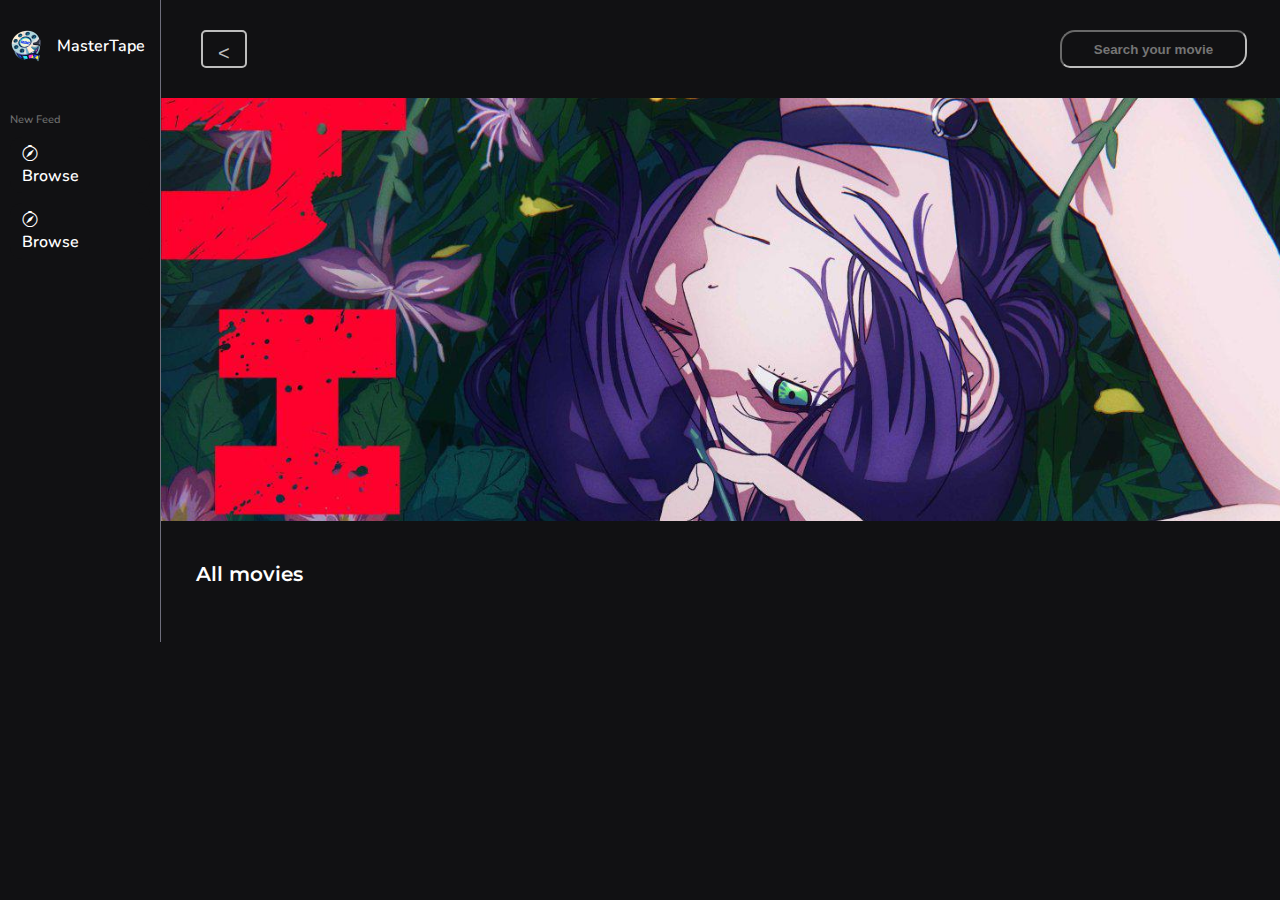
<file: index.html>
<!DOCTYPE html>
<html lang="en">
  <head>
    <meta charset="UTF-8" />
    <meta name="viewport" content="width=device-width, initial-scale=1.0" />
    <title>Document</title>
    <link
      rel="stylesheet"
      href="https://fonts.googleapis.com/css?family=Montserrat"
    />
    <link
      href="https://fonts.googleapis.com/css?family=Nunito"
      rel="stylesheet"
    />
    <link
      rel="stylesheet"
      href="https://cdn.jsdelivr.net/npm/bootstrap-icons@1.13.1/font/bootstrap-icons.min.css"
    />
    <link rel="stylesheet" href="./static/css/IndexStyle.css" />
  </head>
  <body>
    <div id="nuxt">
      <div id="NavBar">
        <div id="NavBarLayout">
          <a id="Logo">
            <img src="./static/img/Logo.webp" />
            <span>MasterTape</span>
          </a>
          <div class="mini-text">New Feed</div>
          <button><i class="bi bi-compass"></i><span>Browse</span></button>
          <button><i class="bi bi-compass"></i><span>Browse</span></button>
        </div>
      </div>
      <div id="Body">
        <div id="MenuPlace">
          <div id="MenuBar">
            <button id="HideNavBar" oncick="toggleNavBar()"><</button>
            <div id="ContentMenuBar">
              <input
                type="text"
                placeholder="Search your movie"
                id="SearchBar"
              />
              <a
                ><svg
                  xmlns="http://www.w3.org/2000/svg"
                  width="24"
                  height="24"
                  fill="currentColor"
                  class="bi bi-bell"
                  viewBox="0 0 16 16"
                >
                  <path
                    d="M8 16a2 2 0 0 0 2-2H6a2 2 0 0 0 2 2M8 1.918l-.797.161A4 4 0 0 0 4 6c0 .628-.134 2.197-.459 3.742-.16.767-.376 1.566-.663 2.258h10.244c-.287-.692-.502-1.49-.663-2.258C12.134 8.197 12 6.628 12 6a4 4 0 0 0-3.203-3.92zM14.22 12c.223.447.481.801.78 1H1c.299-.199.557-.553.78-1C2.68 10.2 3 6.88 3 6c0-2.42 1.72-4.44 4.005-4.901a1 1 0 1 1 1.99 0A5 5 0 0 1 13 6c0 .88.32 4.2 1.22 6"
                  />
                </svg>
              </a>
              <a>
                <img src="./static/img/Logo.webp" id="Avatar" />
              </a>
            </div>
          </div>
          <div id="Reccommendation">
            <img src="./static/img/ChainsawMan-RezeArc.jpeg" />
          </div>
          <div></div>
        </div>
        <div id="MainContent">
          <label class="headsection">All movies</label>
          <div class="MovieSelection" id="AllMovies"></div>
        </div>
      </div>
      <div id="Footer"></div>
    </div>
    <script>
      // Toggle NavBar function
      function toggleNavBar() {
        const navBar = document.getElementById("NavBar");
        const body = document.getElementById("Body");
        const hideButton = document.getElementById("HideNavBar");

        if (navBar.style.display === "none") {
          // Show NavBar (trở về trạng thái ban đầu)
          navBar.style.display = "block";
          body.style.width = "80vw";
          hideButton.textContent = "<";
        } else {
          // Hide NavBar
          navBar.style.display = "none";
          body.style.width = "100vw";
          hideButton.textContent = ">";
        }
      }
      fetch(
        "https://jsa44.nextgentra.com/api/khoiposts?populate[image][populate]=*",
        {
          headers: {
            Authorization:
              "Bearer [base64]",
          },
        }
      )
        .then((response) => response.json())
        .then((json) => {
          let Content = document.getElementById("AllMovies");
          for (let i = 0; i < json.data.length; i++) {
            console.log(json.data[i]);
            let MovieTitle = json.data[i].title.split(":");
            let CotentInside = json.data[i].content.split(";");
            Content.innerHTML =
              Content.innerHTML +
              `<div class="MovieCard">
              <img src="${json.data[i].image.caption}"" />
              <div class="Description">
                <div class="MovieTitle">${MovieTitle[0]}</div>
                <div class="SmallTitle">${MovieTitle[1]}</div>
                <div class ="DescriptionBox">${CotentInside[0]}.</div>
                <a class="PickMovie" href="${CotentInside[1]}" target="_blank"">Watch</a>
              </div>
            </div>`;
          }
        });
    </script>
  </body>
</html>
</file>
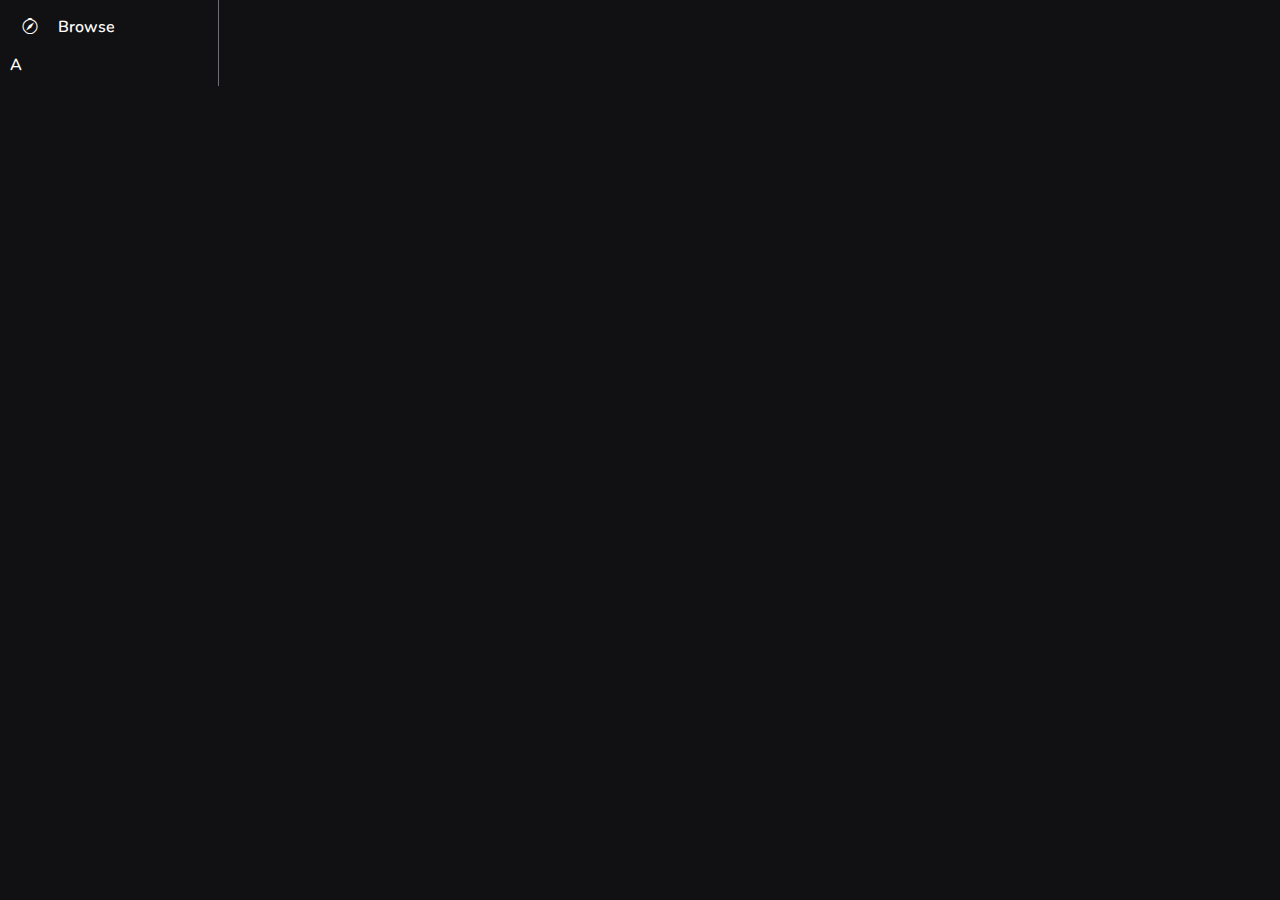
<file: templates/index.html>
<!DOCTYPE html>
<html lang="en">
  <head>
    <meta charset="UTF-8" />
    <meta name="viewport" content="width=device-width, initial-scale=1.0" />
    <title>Document</title>
    <link
      href="https://fonts.googleapis.com/css?family=Nunito"
      rel="stylesheet"
    />
    <link
      rel="stylesheet"
      href="https://cdn.jsdelivr.net/npm/bootstrap-icons@1.13.1/font/bootstrap-icons.min.css"
    />
    <link rel="stylesheet" href="/static/css/IndexStyle.css" />
  </head>
  <body>
    <div id="nuxt">
      <div id="NavBar">
        <div id="NavBarLayout">
          <button><i class="bi bi-compass"></i><span>Browse</span></button>
          <div>A</div>
        </div>
      </div>
      <div id="MainContent"></div>
    </div>
  </body>
</html>
</file>
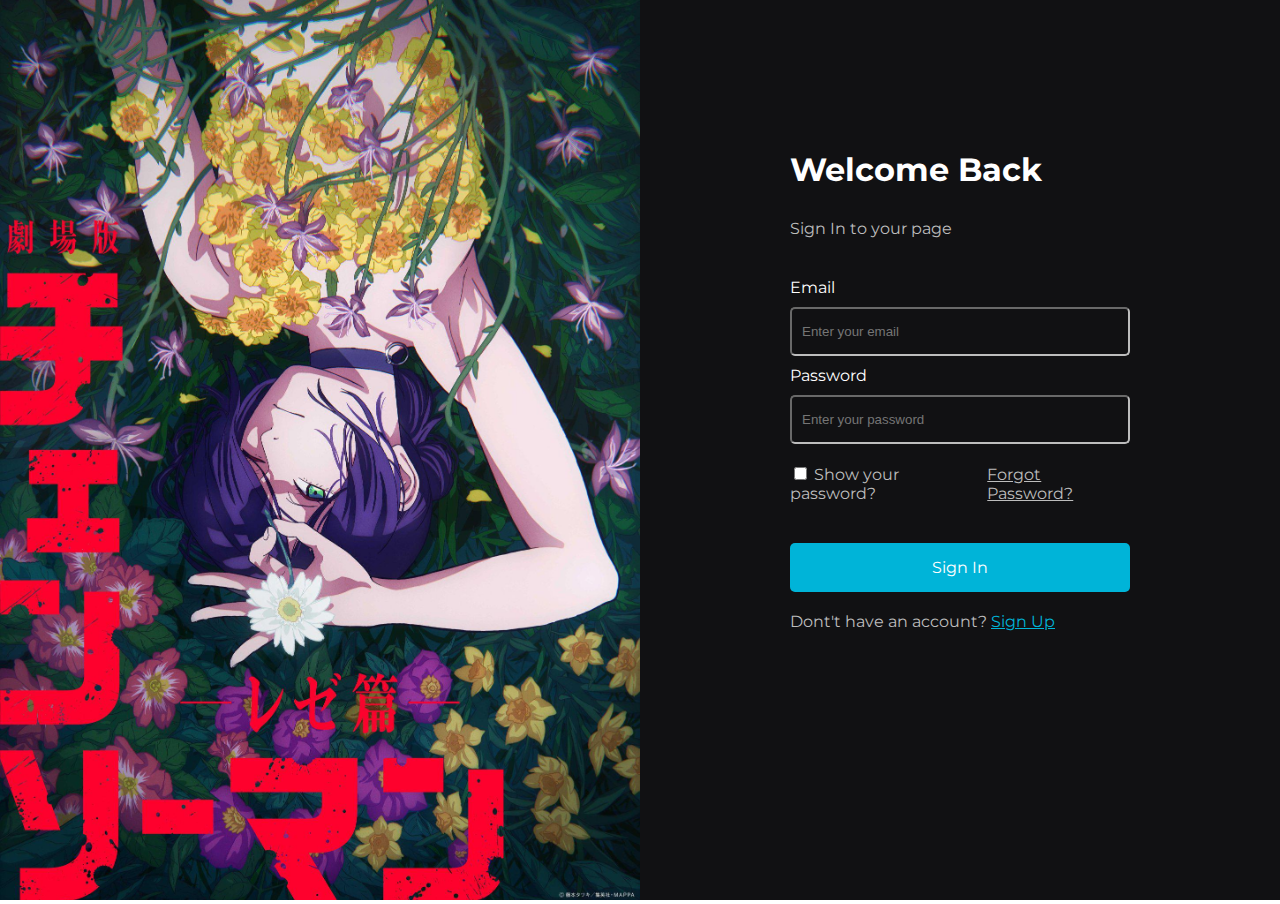
<file: lognin.html>
<!DOCTYPE html>
<html lang="en">
  <head>
    <meta charset="UTF-8" />
    <meta name="viewport" content="width=device-width, initial-scale=1.0" />
    <title>Sign In to your account</title>
    <link
      href="https://fonts.googleapis.com/css?family=Nunito"
      rel="stylesheet"
    />
    <link
      rel="stylesheet"
      href="https://fonts.googleapis.com/css?family=Montserrat"
    />
    <link rel="stylesheet" href="./static/css/LogInAndSignUp.css" />
  </head>
  <body>
    <div id="Container">
      <div>
        <img id="BackGroundImage" src="/static/img/ChainsawMan-RezeArc.jpeg" />
      </div>
      <div id="MainPlace">
        <div id="MainPlaceLayout">
          <h1>Welcome Back</h1>
          <div style="color: #bdbdbd">Sign In to your page</div>
          <form id="SignInSection">
            <label>Email</label>
            <input type="email" placeholder="Enter your email" />
            <label>Password</label>
            <input type="password" placeholder="Enter your password" id="password" />
            <div style="margin-top: 10px; justify-content: space-between; display: flex;">
              <label style="color: #bdbdbd">
                <input
                  type="checkbox"
                  id="HideAndShow"
                  onclick="togglePassword()"
                />
                Show your password?
              </label>
              <a style="color: #bdbdbd" id="ForgotPassword">Forgot Password?</a>
            </div>
          </form>
          <a id="Sign" href="./index.html">Sign In</a>
          <div style="color:#bdbdbd">Dont't have an account? <a id="SignUp" href="./register.html">Sign Up</a></div>
        </div>
      </div>
    </div>
    <script>
      function togglePassword() {
        const input = document.getElementById("password");
        const checkbox = document.getElementById("HideAndShow");
        if (checkbox.checked) {
          input.type = "text";
        } else {
          input.type = "password";
        }
      }
       fetch(
        "https://jsa44.nextgentra.com/api/khoiposts?populate[image][populate]=*",
        {
          headers: {
            Authorization:
              "Bearer [base64]",
          },
        }
      )
        .then((response) => response.json())
        .then((json) => {
          let ImageBackground = document.getElementById("BackGroundImage");
          let randomIndex = Math.floor(Math.random() * json.data.length);
          ImageBackground.src = json.data[randomIndex].image.caption
        });
    </script>
  </body>
</html>
</file>
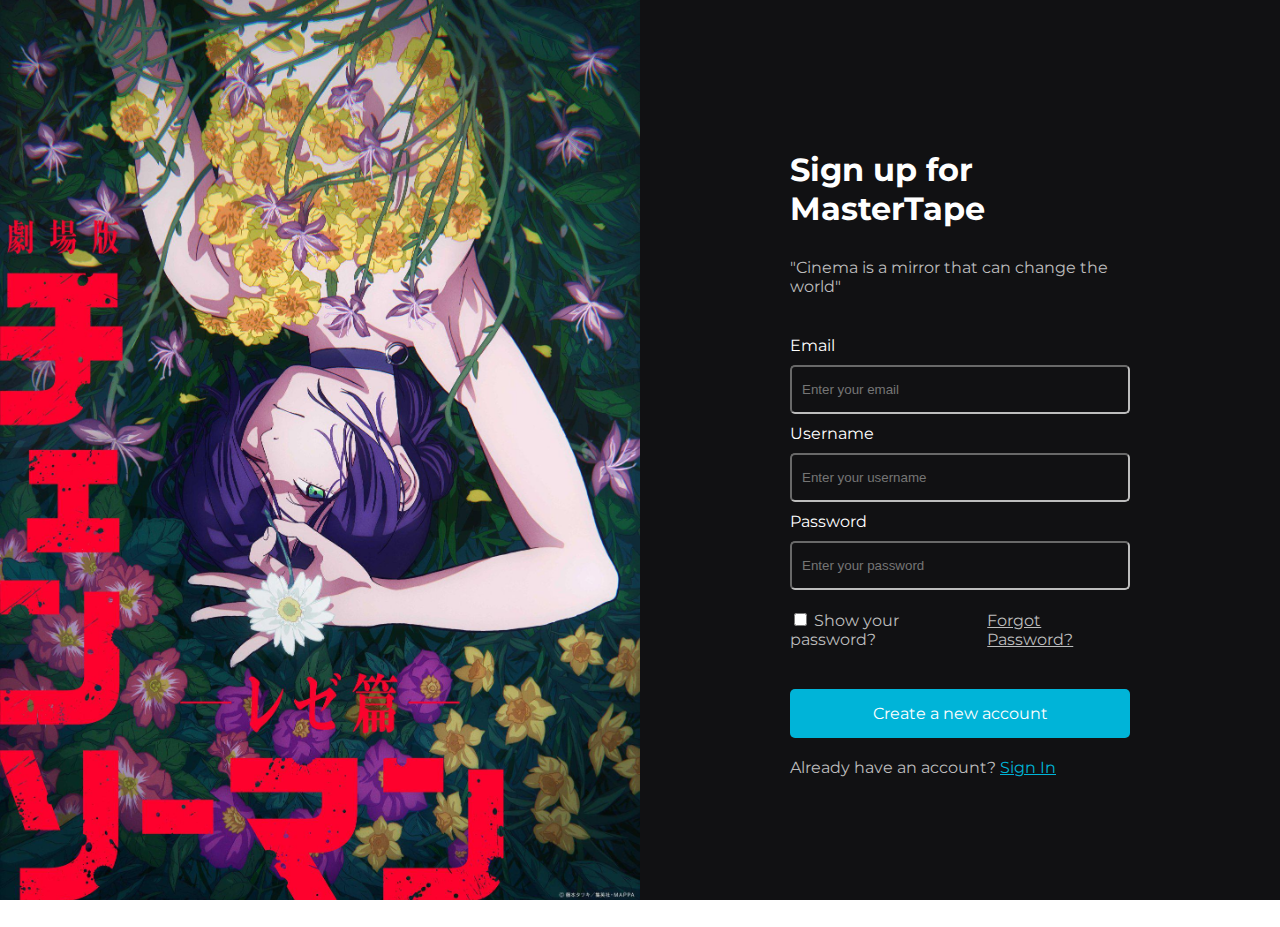
<file: register.html>
<!DOCTYPE html>
<html lang="en">
  <head>
    <meta charset="UTF-8" />
    <meta name="viewport" content="width=device-width, initial-scale=1.0" />
    <title>Sign up to MasterTape</title>
    <link
      href="https://fonts.googleapis.com/css?family=Nunito"
      rel="stylesheet"
    />
    <link
      rel="stylesheet"
      href="https://fonts.googleapis.com/css?family=Montserrat"
    />
    <link rel="stylesheet" href="./static/css/LogInAndSignUp.css" />
  </head>
  <body>
    <div id="Container">
      <div id="ImageBackground">
        <img id="BackGroundImage" src="/static/img/ChainsawMan-RezeArc.jpeg" />
      </div>
      <div id="MainPlace">
        <div id="MainPlaceLayout">
          <h1>Sign up for MasterTape</h1>
          <div style="color: #bdbdbd">
            "Cinema is a mirror that can change the world"
          </div>
          <form id="SignInSection">
            <label>Email</label>
            <input type="email" placeholder="Enter your email" />
            <label>Username</label>
            <input type="text" placeholder="Enter your username" />
            <label>Password</label>
            <input
              type="password"
              placeholder="Enter your password"
              id="password"
            />
            <div
              style="
                margin-top: 10px;
                justify-content: space-between;
                display: flex;
              "
            >
              <label style="color: #bdbdbd">
                <input
                  type="checkbox"
                  id="HideAndShow"
                  onclick="togglePassword()"
                />
                Show your password?
              </label>
              <a style="color: #bdbdbd" id="ForgotPassword">Forgot Password?</a>
            </div>
          </form>
          <a id="Sign" href="./index.html">Create a new account</a>
          <div style="color: #bdbdbd">
            Already have an account? <a id="SignUp" href="./lognin.html">Sign In</a>
          </div>
        </div>
      </div>
    </div>
    <script>
      function togglePassword() {
        const input = document.getElementById("password");
        const checkbox = document.getElementById("HideAndShow");
        if (checkbox.checked) {
          input.type = "text";
        } else {
          input.type = "password";
        }
      }
      fetch(
        "https://jsa44.nextgentra.com/api/khoiposts?populate[image][populate]=*",
        {
          headers: {
            Authorization:
              "Bearer [base64]",
          },
        }
      )
        .then((response) => response.json())
        .then((json) => {
          let ImageBackground = document.getElementById("BackGroundImage");
          let randomIndex = Math.floor(Math.random() * json.data.length);
          ImageBackground.src = json.data[randomIndex].image.caption;
        });
    </script>
  </body>
</html>
</file>
<file: static/css/IndexStyle.css>
html,
body,
span,
applet,
object,
iframe,
h1,
h2,
h3,
h4,
h5,
h6,
p {
  margin: 0;
  padding: 0;
  font-size: 100%;
  box-sizing: border-box;
  overflow-x: hidden;
  width: 100%;

}
#nuxt {
  display: flex;
  flex-direction: row;
  width: 100%;
  max-width: 100vw;     /* Never exceed viewport width */
  overflow-x: hidden;
  
}

body {
  font-family: "Nunito";
  color: white;
  font-weight: 600;
  background-color: #111113;
}
#Logo {
  margin: 20px 5px 40px 0;
  display: flex;
  flex-direction: row;
  align-items: center;
  gap: 15px;
}
#Logo img {
  width: 32px;
  height: 32px;
  object-fit: scale-down;
}
#NavBar {
  background-color: #111113;
  padding: 10px;
  border-right: rgb(110, 110, 124) 1.5px solid;
  display: block;
  width: 20vw;
}
#NavBarLayout {
  display: flex;
  flex-direction: column;
  gap: 10px;
}
#NavBar .mini-text {
  font-size: 11px;
  color: #6c6c6c;
}
#NavBar button {
  background-color: #111113;
  color: white;
  padding: 6px 60px 6px 12px;
  font: inherit;
  border: none;
  border-radius: 12px;
  transition: 0.3s;
  text-align: start;
  font-size: 16px;
}
#NavBar button:hover {
  background-color: #266ca9;
  transition: 0.3s;
}
#NavBar button i {
  margin-right: 20px;
}
#HideNavBar {
  background-color: inherit;
  border-radius: 5px;
  border: 2px solid #bdbdbd;
  padding: 10px 15px 10px 15px;
  color: #bdbdbd;
  font: bold;
  font-size: 20px;
  cursor: pointer;
}
#NavBar.hidden {
  display: none;
}
----------
/*Body*/
#Body {
  font-family: "Montserrat";
  width: 80vw;
}

#Reccommendation img {
  width: 100vw;
  height: 47vh;
  object-fit: cover;
}

#MenuBar {
  padding: 30px 40px 30px 40px;
  max-height: 3vw;
  display: flex;
  flex-direction: row;
  justify-content: space-between;
}
#ContentMenuBar {
  display: flex;
  flex-direction: row;
  justify-content: space-between;
  gap: 40px;
}
.headsection {
  font-family: "Montserrat";
  font-size: 20px;
}
#MainContent {
  margin: 35px;
  font: "Montserrat";
  max-width: calc(100vw - 70px);
  width: 100%;
}
#ContentMenuBar #Avatar {
  border-radius: 50%;
  object-fit: cover;
  width: 50px;
  height: 50px;
}
#SearchBar {
  border-color: #bdbdbd;
  border-radius: 15px 10px 15px 10px;
  text-align: center;
  max-height: 35px;
  color: #6c6c6c;
  font-weight: 600;
  line-height: 100%;
  background-color: #111113;
}
.MovieSelection {
  width: 100%;
  overflow-x: auto;              /* Enable horizontal scroll */
  overflow-y: hidden; 
  display: flex;
  flex-direction: row;
  gap: 30px;
  margin-top: 20px;
  scroll-behavior: smooth;      /* Smooth scrolling */
  scrollbar-width: none;
}
.MovieSelection[data-infinite="true"] {
  /* Show 3-4 cards at once */
  min-width: max(60vw, 800px);  /* At least 60% viewport or 800px */
}

/* Pause animation indicator */
.MovieSelection:hover {
  animation-play-state: paused;
}

/* Optional: Add subtle glow effect */
.MovieCard {
  
}

.MovieCard:hover {
  border: #266ca9 solid 4px;
}
.MovieSelection::-webkit-scrollbar {
  height: 8px;                   /* Show thin scrollbar */
}

.MovieSelection::-webkit-scrollbar-track {
  background: #2b2b2e;
  border-radius: 4px;
}

.MovieSelection::-webkit-scrollbar-thumb {
  background: #6c6c6c;
  border-radius: 4px;
}
.MovieCard {transition: border 0.3s ease;
  background-color: #2b2b2e;
  border: 4px solid #111113;
  border-radius: 10px;
  width: 15vw;
  height: 50vh;
  
}
.MovieCard img {
  object-fit: cover;
  height: 12vw;
  width: 15vw;
  border-top-left-radius: 10px;
  border-top-right-radius: 10px;
}
.Description {
  display: flex;
  justify-content: center;
  flex-direction: column;
  gap:5px;
  text-align: center;
  text-transform:uppercase;
}
.MovieTitle{
  overflow-y: hidden;
  height:5vh
}
.SmallTitle {
  color: #6c6c6c;
  font-size: 12px;
}
.DescriptionBox {
  overflow: scroll;
  height:7vh;
  padding:5px;
  text-transform: none;
  font-weight: normal;
}
/* Hide the scrollbar but keep the scrolling functionality */
.DescriptionBox::-webkit-scrollbar {
  display: none;
}
.PickMovie {
  background-color: #266ca9;
  padding: 6px 12px 6px 12px;
  font: inherit;
  border: none;
  color: white;
  border-radius: 10px;
  transition: 0.3s;
  text-align: center;
  font-size: 16px;
  align-self: center;
  margin-top: 10px;
  text-decoration: none;
}
</file>
<file: static/css/LogInAndSignUp.css>
html,
body,
span,
applet,
object,
iframe,
h1,
h2,
h3,
h4,
h5,
h6,
p {
  margin: 0;
  padding: 0;
  font-size: 100%;
  box-sizing: border-box;
  font-family: "Montserrat";
  overflow: hidden;
}
#Container {
    margin: 0;
  display: grid;
  grid-template-columns: auto auto;
  gap: 0;
  justify-content: space-between;
}
#BackGroundImage {
    height:100vh;
    width:50vw;
    object-fit: cover;
}
#MainPlace {
    height:100vh;
    width:50vw;
    background-color: #111113

}
#MainPlaceLayout {
    padding:150px ;
    display: flex;
    flex-direction: column;
    gap:20px
}
h1 {
    color:white;
    font-family: "Montserrat";
    font-size: 32px;
    margin-bottom: 10px
}
#SignInSection {
    display: flex;
    flex-direction: column;
    gap:10px;
    margin:20px 0 20px 0
}
input{
    padding:15px 10px 15px 10px;
    background-color: transparent;
    border-radius: 5px;
    border-color: #bdbdbd;
    color:white
}
input :focus{
    border-color: #00b4d8;
}
label{
    color:white
}
#ForgotPassword {
    text-decoration: underline;
    cursor:pointer;
    align-self: flex-end;
}
#Sign {
    background-color: #00b4d8;
    font-size: 16px;
    padding:15px;
    border: none;
    color: white;
    border-radius: 5px;
    text-decoration: none;
    text-align: center;
}
#SignUp {
    color:#00b4d8;
    cursor:pointer;
    
}
</file>
